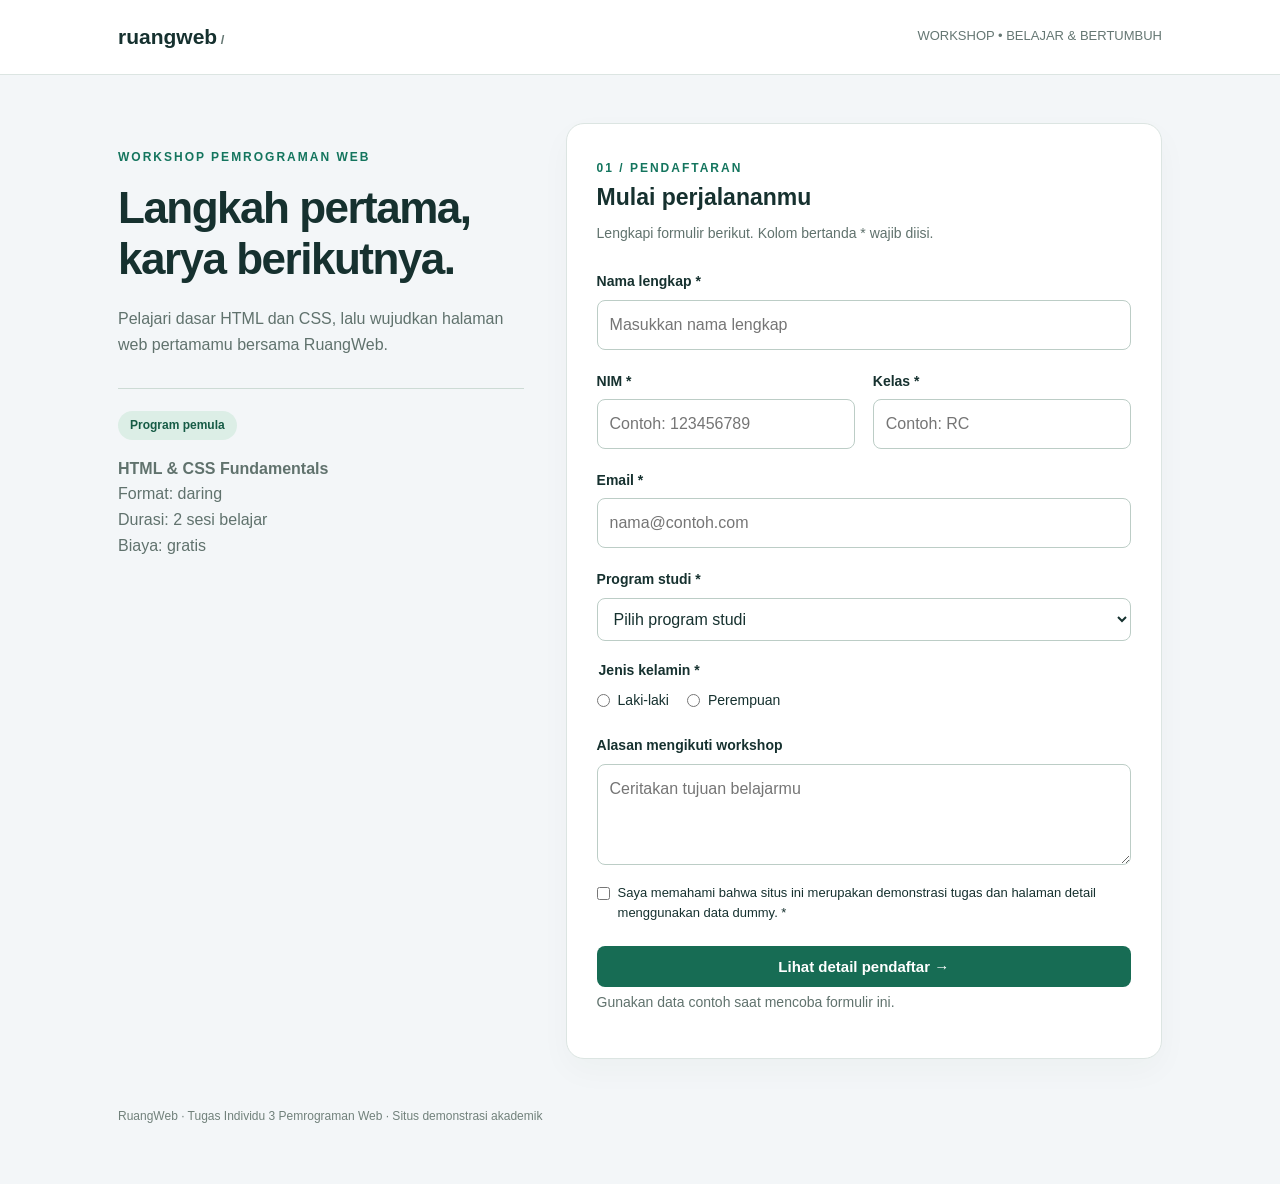
<file: task_3/index.html>
<!DOCTYPE html><html lang="id"><head><meta charset="UTF-8"><meta name="viewport" content="width=device-width, initial-scale=1.0"><title>Pendaftaran | RuangWeb</title><link rel="stylesheet" href="style.css"></head><body><header><nav class="nav" aria-label="Navigasi utama"><a class="brand" href="index.html">ruangweb<span aria-hidden="true"> / </span></a><span>WORKSHOP • BELAJAR &amp; BERTUMBUH</span></nav></header><main class="layout"><aside class="intro"><span class="eyebrow">Workshop pemrograman web</span><h1>Langkah pertama,<br>karya berikutnya.</h1><p>Pelajari dasar HTML dan CSS, lalu wujudkan halaman web pertamamu bersama RuangWeb.</p><div class="event"><span class="tag">Program pemula</span><p><strong>HTML &amp; CSS Fundamentals</strong>Format: daring<br>Durasi: 2 sesi belajar<br>Biaya: gratis</p></div></aside><section class="card" aria-labelledby="form-title"><span class="eyebrow">01 / Pendaftaran</span><h2 id="form-title">Mulai perjalananmu</h2><p class="muted">Lengkapi formulir berikut. Kolom bertanda * wajib diisi.</p><form action="detail.html" method="get"><div class="fields"><div class="full"><label for="nama">Nama lengkap *</label><input id="nama" name="nama" autocomplete="name" placeholder="Masukkan nama lengkap" required maxlength="100"></div><div><label for="nim">NIM *</label><input id="nim" name="nim" inputmode="numeric" pattern="[0-9]{5,20}" title="Isi 5 sampai 20 digit angka" placeholder="Contoh: 123456789" required></div><div><label for="kelas">Kelas *</label><input id="kelas" name="kelas" placeholder="Contoh: RC" required maxlength="20"></div><div class="full"><label for="email">Email *</label><input type="email" id="email" name="email" autocomplete="email" placeholder="nama@contoh.com" required></div><div class="full"><label for="prodi">Program studi *</label><select id="prodi" name="prodi" required><option value="">Pilih program studi</option><option value="informatika">Informatika</option><option value="sistem-informasi">Sistem Informasi</option><option value="teknik-komputer">Teknik Komputer</option></select></div><fieldset class="full"><legend>Jenis kelamin *</legend><label><input type="radio" name="jenis_kelamin" value="laki-laki" required>Laki-laki</label><label><input type="radio" name="jenis_kelamin" value="perempuan">Perempuan</label></fieldset><div class="full"><label for="alasan">Alasan mengikuti workshop</label><textarea id="alasan" name="alasan" rows="3" placeholder="Ceritakan tujuan belajarmu" maxlength="500"></textarea></div><label class="consent full"><input type="checkbox" name="persetujuan" value="ya" required>Saya memahami bahwa situs ini merupakan demonstrasi tugas dan halaman detail menggunakan data dummy. *</label></div><button type="submit">Lihat detail pendaftar &rarr;</button><p class="muted">Gunakan data contoh saat mencoba formulir ini.</p></form></section></main><footer>RuangWeb · Tugas Individu 3 Pemrograman Web · Situs demonstrasi akademik</footer></body></html>
</file>
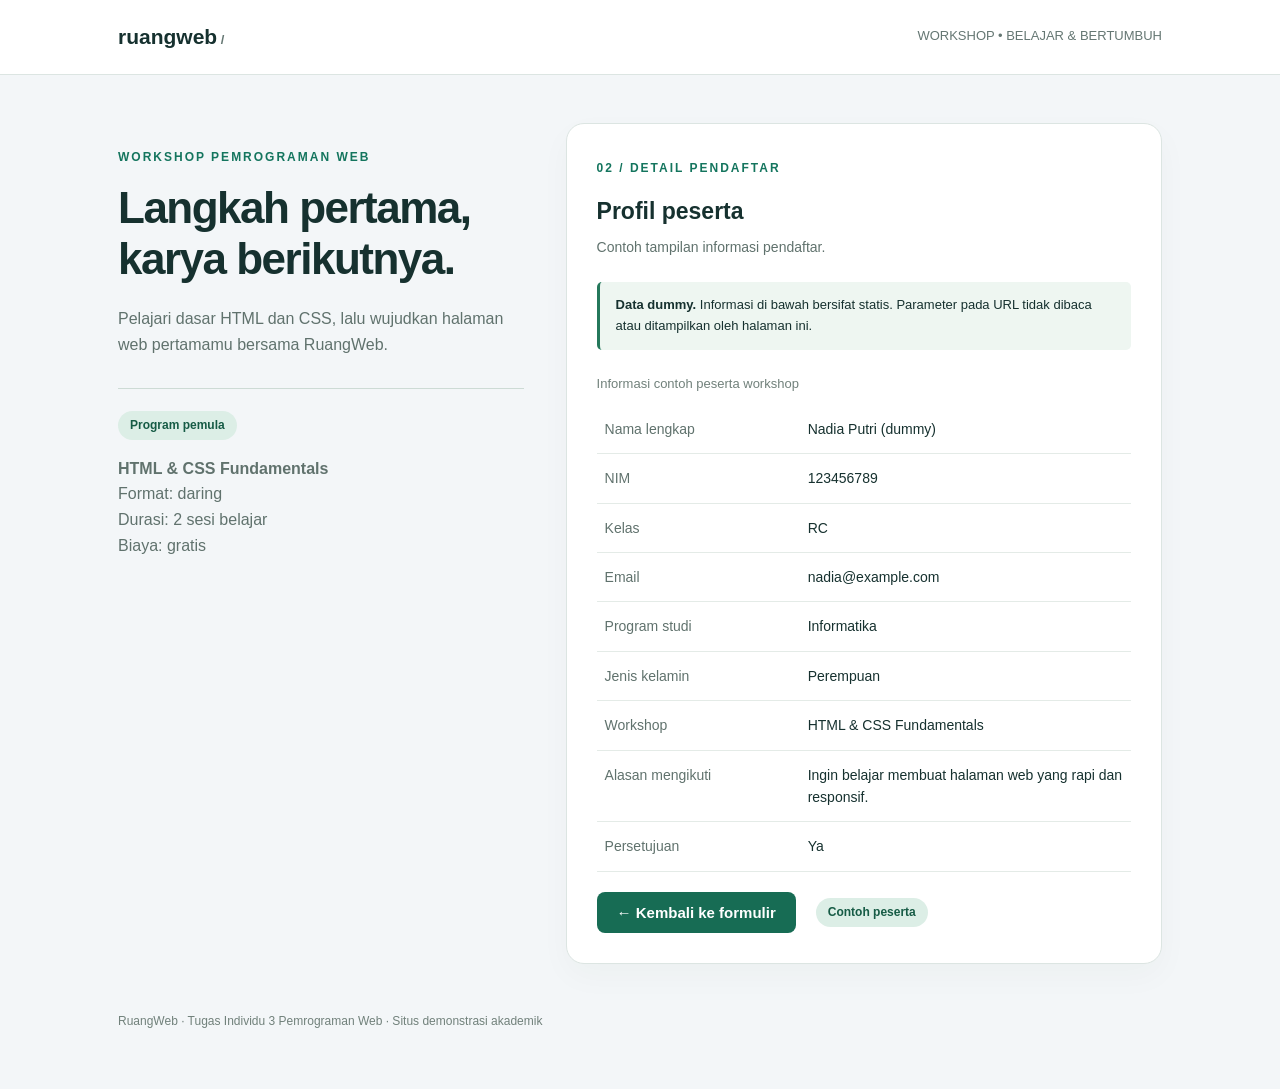
<file: task_3/detail.html>
<!DOCTYPE html><html lang="id"><head><meta charset="UTF-8"><meta name="viewport" content="width=device-width, initial-scale=1.0"><title>Detail Pendaftar | RuangWeb</title><link rel="stylesheet" href="style.css"></head><body><header><nav class="nav" aria-label="Navigasi utama"><a class="brand" href="index.html">ruangweb<span aria-hidden="true"> / </span></a><span>WORKSHOP • BELAJAR &amp; BERTUMBUH</span></nav></header><main class="layout"><aside class="intro"><span class="eyebrow">Workshop pemrograman web</span><h1>Langkah pertama,<br>karya berikutnya.</h1><p>Pelajari dasar HTML dan CSS, lalu wujudkan halaman web pertamamu bersama RuangWeb.</p><div class="event"><span class="tag">Program pemula</span><p><strong>HTML &amp; CSS Fundamentals</strong>Format: daring<br>Durasi: 2 sesi belajar<br>Biaya: gratis</p></div></aside><section class="card" aria-labelledby="detail-title"><span class="eyebrow">02 / Detail pendaftar</span><h2 id="detail-title">Profil peserta</h2><p class="muted">Contoh tampilan informasi pendaftar.</p><div class="notice"><strong>Data dummy.</strong> Informasi di bawah bersifat statis. Parameter pada URL tidak dibaca atau ditampilkan oleh halaman ini.</div><table><caption>Informasi contoh peserta workshop</caption><tbody><tr><th scope="row">Nama lengkap</th><td>Nadia Putri (dummy)</td></tr><tr><th scope="row">NIM</th><td>123456789</td></tr><tr><th scope="row">Kelas</th><td>RC</td></tr><tr><th scope="row">Email</th><td>nadia@example.com</td></tr><tr><th scope="row">Program studi</th><td>Informatika</td></tr><tr><th scope="row">Jenis kelamin</th><td>Perempuan</td></tr><tr><th scope="row">Workshop</th><td>HTML &amp; CSS Fundamentals</td></tr><tr><th scope="row">Alasan mengikuti</th><td>Ingin belajar membuat halaman web yang rapi dan responsif.</td></tr><tr><th scope="row">Persetujuan</th><td>Ya</td></tr></tbody></table><div class="actions"><a class="button" href="index.html">&larr; Kembali ke formulir</a><span class="tag">Contoh peserta</span></div></section></main><footer>RuangWeb · Tugas Individu 3 Pemrograman Web · Situs demonstrasi akademik</footer></body></html>
</file>
<file: task_3/style.css>
*{box-sizing:border-box}body{margin:0;background:#f3f6f8;color:#16312f;font:16px/1.6 "Segoe UI",Arial,sans-serif}a{color:#126956}header{background:#fff;border-bottom:1px solid #dce5e2}.nav{max-width:1100px;margin:auto;padding:20px 28px;display:flex;justify-content:space-between;align-items:center}.brand{font-weight:800;text-decoration:none;color:#16312f;font-size:21px}.nav span{font-size:13px;color:#657773}main{max-width:1100px;margin:48px auto;padding:0 28px}.layout{display:grid;grid-template-columns:.85fr 1.25fr;gap:42px;align-items:start}.eyebrow{text-transform:uppercase;letter-spacing:2px;color:#14755e;font-size:12px;font-weight:800}h1{font-size:44px;line-height:1.15;letter-spacing:-1.5px;margin:15px 0 22px}h2{font-size:23px;margin:0 0 6px}p{color:#60726d}.intro{padding-top:20px}.event{border-top:1px solid #cddbd5;margin-top:30px;padding-top:22px}.event strong{display:block}.tag{display:inline-block;background:#dceee6;color:#165b45;border-radius:30px;padding:5px 12px;font-size:12px;font-weight:700}.card{background:#fff;border:1px solid #dce5e2;border-radius:18px;padding:30px;box-shadow:0 12px 32px #16312f08}.muted{font-size:14px;margin-top:4px}form{margin-top:24px}.fields{display:grid;grid-template-columns:1fr 1fr;gap:18px}.full{grid-column:1/-1}label,legend{font-size:14px;font-weight:600}input,select,textarea{display:block;width:100%;margin-top:6px;border:1px solid #bccdc6;border-radius:8px;background:#fff;padding:11px 12px;font:inherit;color:inherit}textarea{resize:vertical}fieldset{border:0;padding:0;margin:0}fieldset label{display:inline-flex;align-items:center;margin:8px 18px 0 0;font-weight:400}input[type=radio],input[type=checkbox]{width:auto;margin:0 8px 0 0;accent-color:#14755e}.consent{display:flex;align-items:flex-start;font-weight:400;font-size:13px}.consent input{margin-top:4px}button,.button{display:inline-block;background:#176c54;color:white;border:0;border-radius:8px;padding:12px 20px;font:600 15px "Segoe UI",sans-serif;text-decoration:none;cursor:pointer}button{width:100%;margin-top:22px}button:hover,.button:hover{background:#10523f}input:focus,select:focus,textarea:focus,a:focus-visible,button:focus-visible{outline:3px solid #94d2b9;outline-offset:2px}footer{max-width:1100px;margin:34px auto;padding:0 28px 24px;color:#71817b;font-size:12px}.notice{padding:13px 16px;background:#eef6f1;border-left:3px solid #24785b;border-radius:5px;font-size:13px;margin:24px 0}table{border-collapse:collapse;width:100%;margin:20px 0}caption{text-align:left;font-size:13px;color:#71817b;margin-bottom:10px}th,td{padding:13px 8px;border-bottom:1px solid #e4ebe7;text-align:left;vertical-align:top;font-size:14px}th{width:38%;color:#60726d;font-weight:500}#detail-title{margin-top:14px}.actions{display:flex;align-items:center;gap:20px;flex-wrap:wrap}@media(max-width:760px){main{margin-top:24px}.layout{grid-template-columns:1fr;gap:24px}h1{font-size:36px}.card{padding:22px}.fields{grid-template-columns:1fr}.nav span{display:none}th{width:40%}}
</file>
